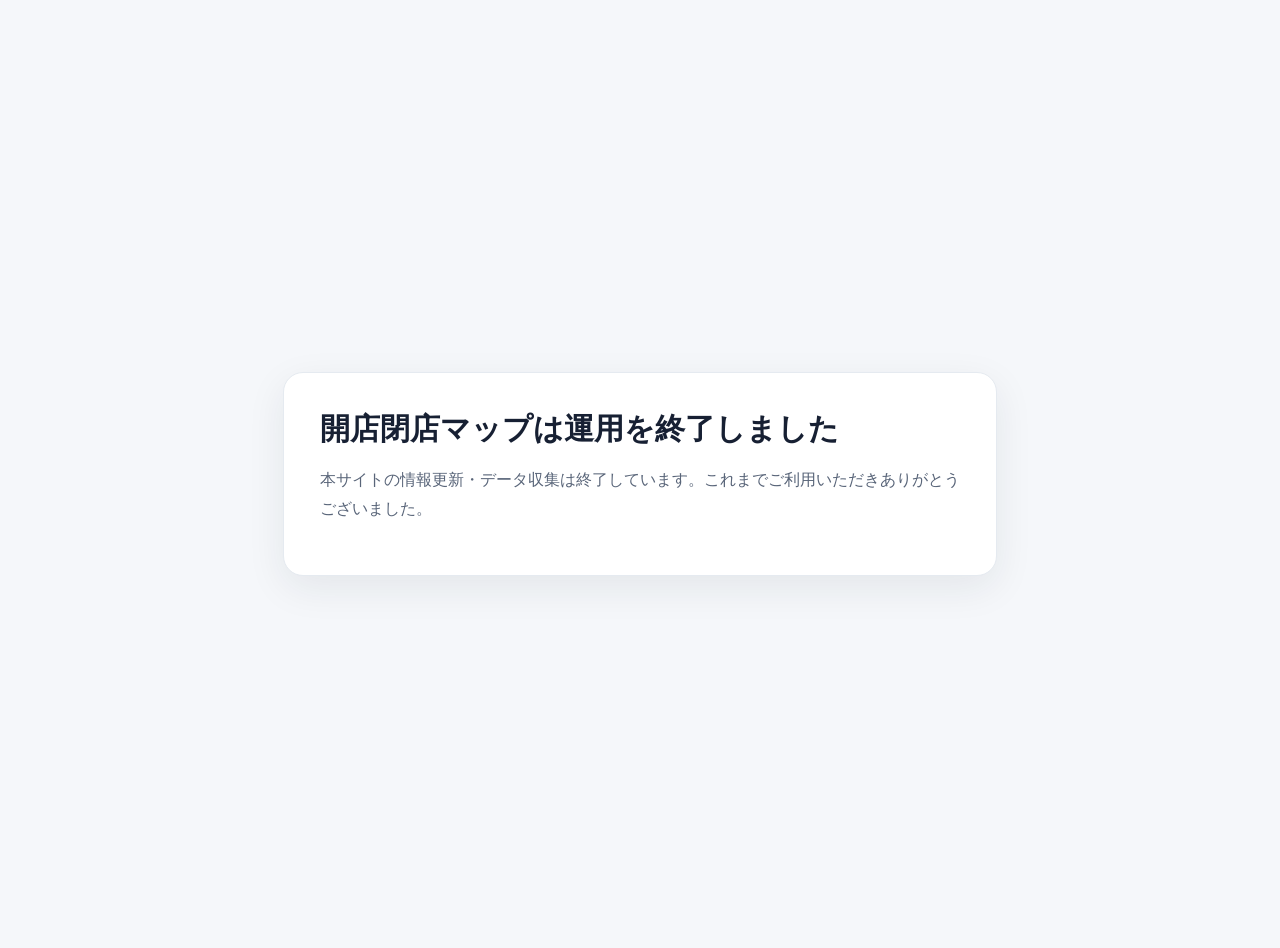
<file: index.html>
<!doctype html>
<html lang="ja">
<head>
  <meta charset="utf-8">
  <meta name="viewport" content="width=device-width,initial-scale=1">
  <meta name="robots" content="noindex,nofollow">
  <title>開店閉店マップ｜運用終了</title>
  <style>
    body{margin:0;background:#f5f7fa;color:#172033;font-family:-apple-system,BlinkMacSystemFont,"Hiragino Kaku Gothic ProN","Yu Gothic",Meiryo,sans-serif}
    main{min-height:100vh;display:grid;place-items:center;padding:24px}
    section{max-width:640px;background:#fff;border:1px solid #e5eaf0;border-radius:20px;padding:36px;box-shadow:0 12px 38px rgba(23,32,51,.08)}
    h1{margin:0 0 14px;font-size:30px}
    p{line-height:1.8;color:#596579}
  </style>
</head>
<body>
<main><section>
  <h1>開店閉店マップは運用を終了しました</h1>
  <p>本サイトの情報更新・データ収集は終了しています。これまでご利用いただきありがとうございました。</p>
</section></main>
</body>
</html>
</file>
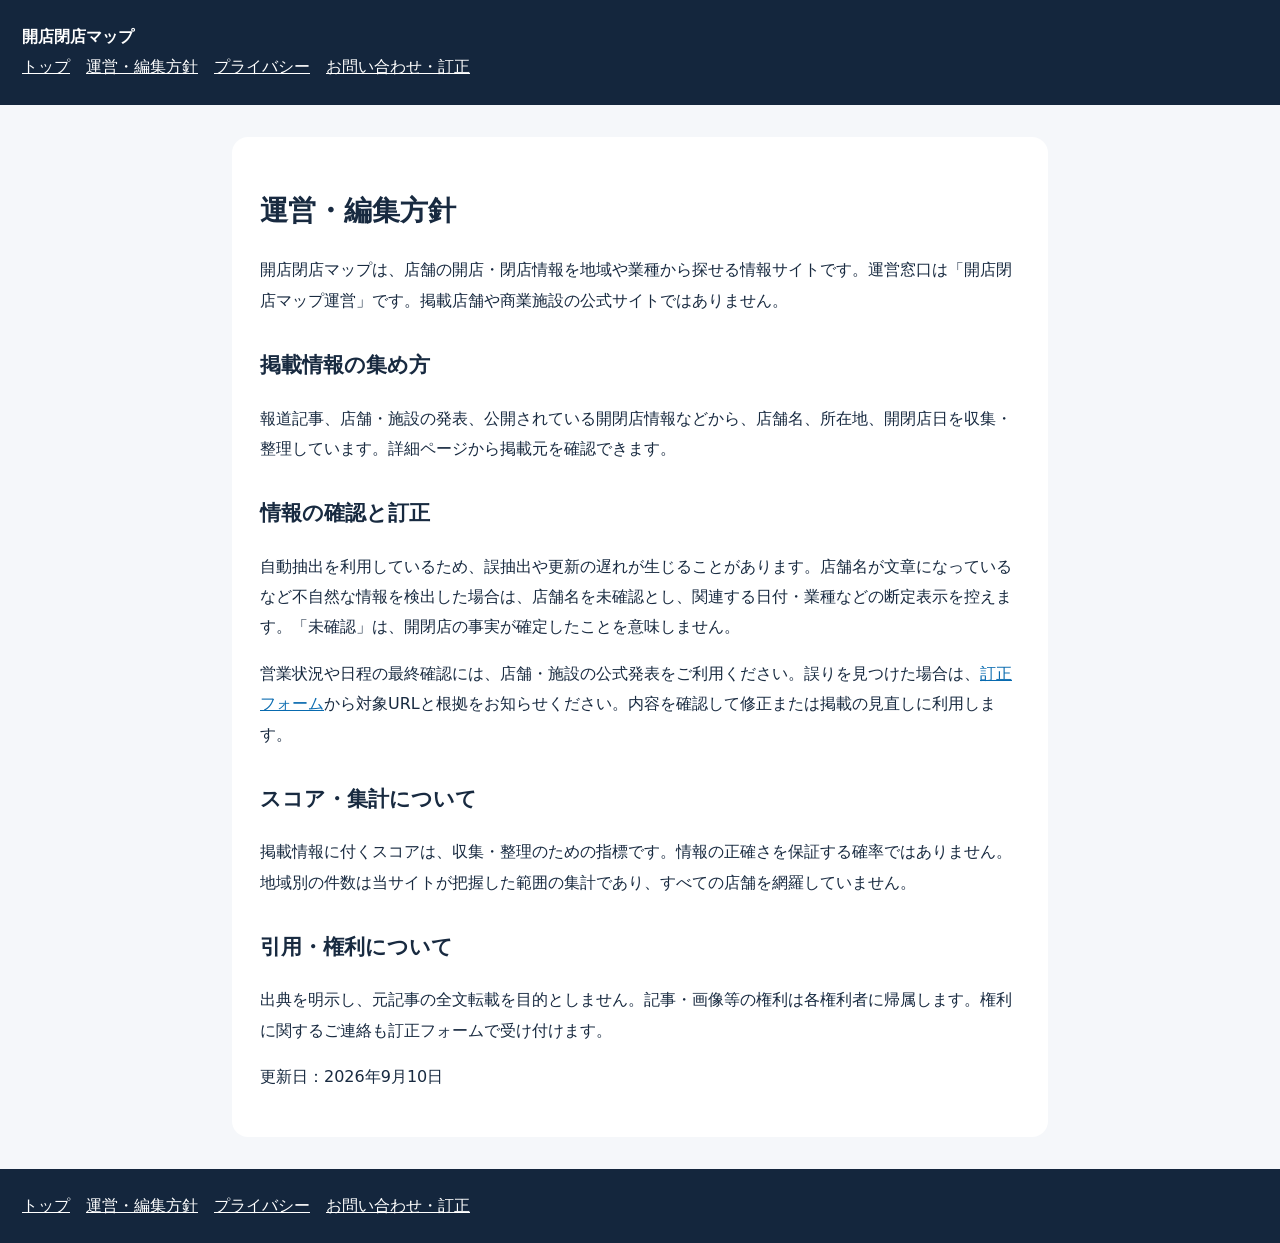
<file: about.html>
<!doctype html><html lang="ja"><head><meta charset="utf-8"><meta name="viewport" content="width=device-width,initial-scale=1"><title>運営・編集方針｜開店閉店マップ</title><link rel="canonical" href="https://open-close-map.onrender.com/about.html"><style>body{margin:0;background:#f5f7fa;color:#182a40;font:16px/1.9 system-ui,sans-serif}header,footer{padding:22px;background:#14263d;color:white}main{max-width:760px;margin:32px auto;padding:28px;background:white;border-radius:16px}a{color:#086aaf}header a,footer a{color:white}nav{display:flex;flex-wrap:wrap;gap:16px}h1{font-size:28px}h2{font-size:21px;margin-top:30px}label{display:block;margin:20px 0}input:not([type=checkbox]),textarea{box-sizing:border-box;width:100%;padding:12px;font:inherit;border:1px solid #9cabb9;border-radius:7px}button{background:#086aaf;color:white;border:0;border-radius:7px;padding:14px 24px;font:inherit;cursor:pointer}button:disabled{opacity:.5}#result{white-space:pre-wrap}.trap{position:absolute;left:-9999px}@media(max-width:800px){main{margin:16px;padding:20px}}</style>
<!-- Approved Open Close Map site icons -->
<link rel="icon" href="/favicon.ico" type="image/x-icon" sizes="16x16 32x32 48x48">
<link rel="icon" href="/favicon-96x96.png" type="image/png" sizes="96x96">
<link rel="apple-touch-icon" href="/apple-touch-icon.png" sizes="180x180">
</head><body><header><strong>開店閉店マップ</strong><nav><a href="/">トップ</a><a href="/about.html">運営・編集方針</a><a href="/privacy.html">プライバシー</a><a href="/contact.html">お問い合わせ・訂正</a></nav></header><main><h1>運営・編集方針</h1><p>開店閉店マップは、店舗の開店・閉店情報を地域や業種から探せる情報サイトです。運営窓口は「開店閉店マップ運営」です。掲載店舗や商業施設の公式サイトではありません。</p>
<h2>掲載情報の集め方</h2><p>報道記事、店舗・施設の発表、公開されている開閉店情報などから、店舗名、所在地、開閉店日を収集・整理しています。詳細ページから掲載元を確認できます。</p>
<h2>情報の確認と訂正</h2><p>自動抽出を利用しているため、誤抽出や更新の遅れが生じることがあります。店舗名が文章になっているなど不自然な情報を検出した場合は、店舗名を未確認とし、関連する日付・業種などの断定表示を控えます。「未確認」は、開閉店の事実が確定したことを意味しません。</p><p>営業状況や日程の最終確認には、店舗・施設の公式発表をご利用ください。誤りを見つけた場合は、<a href="/contact.html">訂正フォーム</a>から対象URLと根拠をお知らせください。内容を確認して修正または掲載の見直しに利用します。</p>
<h2>スコア・集計について</h2><p>掲載情報に付くスコアは、収集・整理のための指標です。情報の正確さを保証する確率ではありません。地域別の件数は当サイトが把握した範囲の集計であり、すべての店舗を網羅していません。</p>
<h2>引用・権利について</h2><p>出典を明示し、元記事の全文転載を目的としません。記事・画像等の権利は各権利者に帰属します。権利に関するご連絡も訂正フォームで受け付けます。</p><p>更新日：2026年9月10日</p></main><footer><nav><a href="/">トップ</a><a href="/about.html">運営・編集方針</a><a href="/privacy.html">プライバシー</a><a href="/contact.html">お問い合わせ・訂正</a></nav></footer></body></html>
</file>
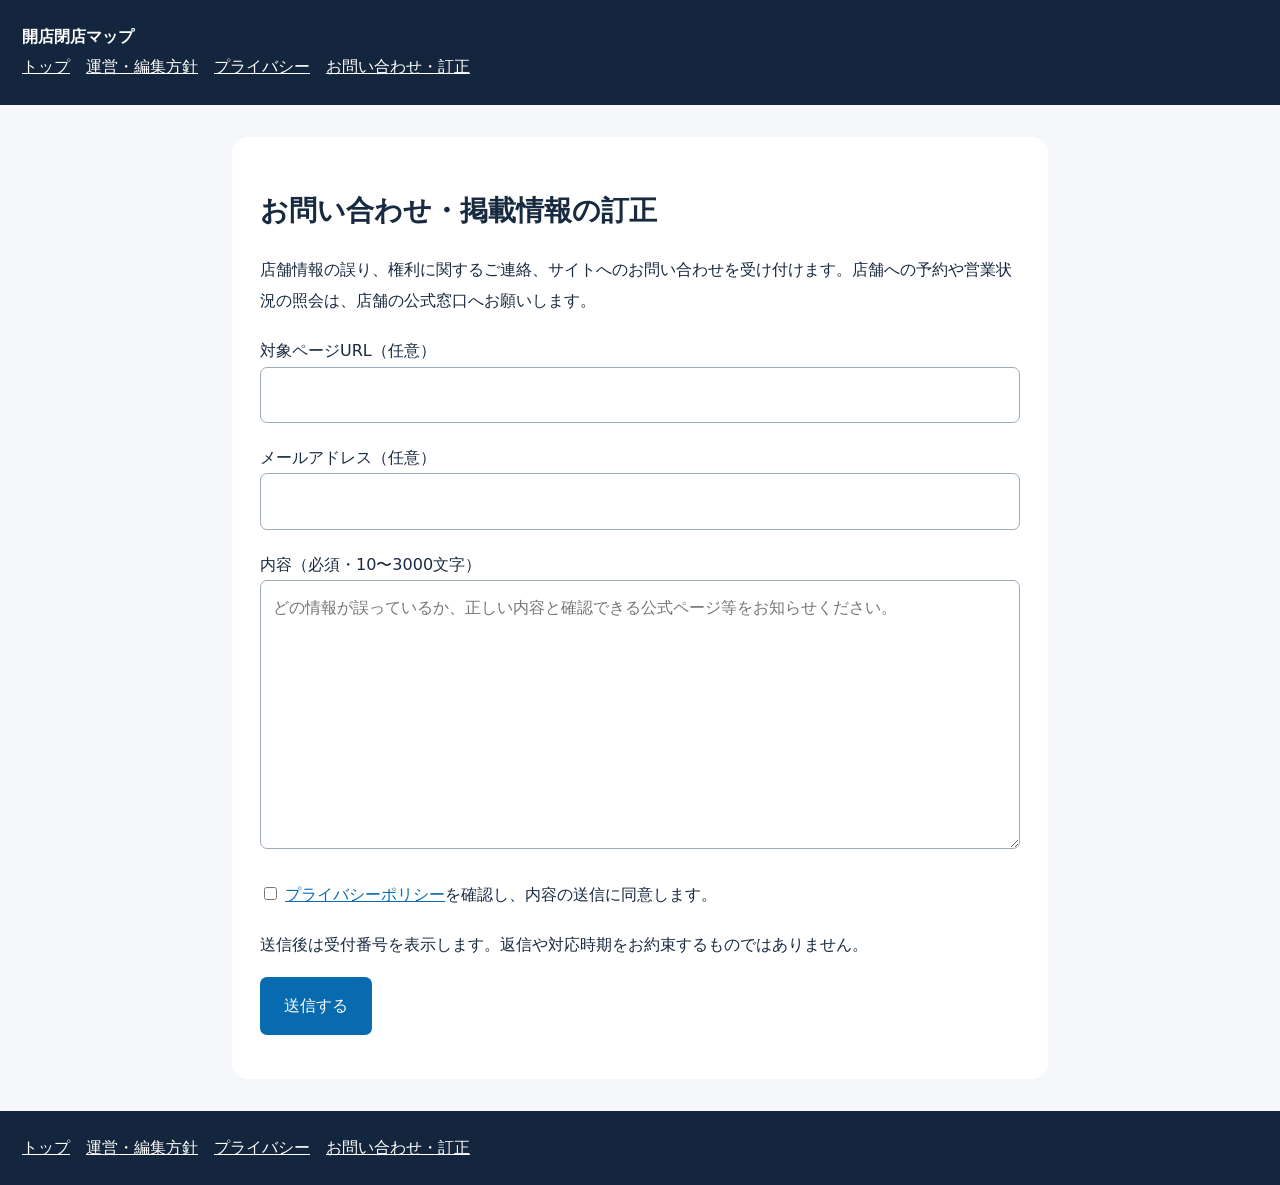
<file: contact.html>
<!doctype html><html lang="ja"><head><meta charset="utf-8"><meta name="viewport" content="width=device-width,initial-scale=1"><title>お問い合わせ・掲載情報の訂正｜開店閉店マップ</title><link rel="canonical" href="https://open-close-map.onrender.com/contact.html"><style>body{margin:0;background:#f5f7fa;color:#182a40;font:16px/1.9 system-ui,sans-serif}header,footer{padding:22px;background:#14263d;color:white}main{max-width:760px;margin:32px auto;padding:28px;background:white;border-radius:16px}a{color:#086aaf}header a,footer a{color:white}nav{display:flex;flex-wrap:wrap;gap:16px}h1{font-size:28px}h2{font-size:21px;margin-top:30px}label{display:block;margin:20px 0}input:not([type=checkbox]),textarea{box-sizing:border-box;width:100%;padding:12px;font:inherit;border:1px solid #9cabb9;border-radius:7px}button{background:#086aaf;color:white;border:0;border-radius:7px;padding:14px 24px;font:inherit;cursor:pointer}button:disabled{opacity:.5}#result{white-space:pre-wrap}.trap{position:absolute;left:-9999px}@media(max-width:800px){main{margin:16px;padding:20px}}</style>
<!-- Approved Open Close Map site icons -->
<link rel="icon" href="/favicon.ico" type="image/x-icon" sizes="16x16 32x32 48x48">
<link rel="icon" href="/favicon-96x96.png" type="image/png" sizes="96x96">
<link rel="apple-touch-icon" href="/apple-touch-icon.png" sizes="180x180">
</head><body><header><strong>開店閉店マップ</strong><nav><a href="/">トップ</a><a href="/about.html">運営・編集方針</a><a href="/privacy.html">プライバシー</a><a href="/contact.html">お問い合わせ・訂正</a></nav></header><main><h1>お問い合わせ・掲載情報の訂正</h1><p>店舗情報の誤り、権利に関するご連絡、サイトへのお問い合わせを受け付けます。店舗への予約や営業状況の照会は、店舗の公式窓口へお願いします。</p><form id="inquiry"><label>対象ページURL（任意）<input name="page_url" type="url" maxlength="1000"></label><label>メールアドレス（任意）<input name="email" type="email" maxlength="254" autocomplete="email"></label><label>内容（必須・10〜3000文字）<textarea name="message" rows="8" minlength="10" maxlength="3000" required placeholder="どの情報が誤っているか、正しい内容と確認できる公式ページ等をお知らせください。"></textarea></label><label class="trap" aria-hidden="true">この欄は空欄にしてください<input name="website" tabindex="-1" autocomplete="off"></label><label><input type="checkbox" name="consent" required> <a href="/privacy.html">プライバシーポリシー</a>を確認し、内容の送信に同意します。</label><p>送信後は受付番号を表示します。返信や対応時期をお約束するものではありません。</p><button type="submit">送信する</button><p id="result" role="status" aria-live="polite"></p></form></main><footer><nav><a href="/">トップ</a><a href="/about.html">運営・編集方針</a><a href="/privacy.html">プライバシー</a><a href="/contact.html">お問い合わせ・訂正</a></nav></footer><script>
const form=document.getElementById('inquiry'),result=document.getElementById('result');
form.addEventListener('submit',async event=>{event.preventDefault();const button=form.querySelector('button');button.disabled=true;result.textContent='送信中…';const data=Object.fromEntries(new FormData(form));data.consent=form.elements.consent.checked;try{const response=await fetch('https://buzz-now-1.onrender.com/open-close/api/inquiries',{method:'POST',headers:{'Content-Type':'application/json'},body:JSON.stringify(data),signal:AbortSignal.timeout(60000)});const payload=await response.json();if(!response.ok)throw new Error(typeof payload.detail==='string'?payload.detail:'送信できませんでした。');result.textContent='受け付けました。受付番号：'+payload.receipt;form.reset();}catch(error){result.textContent='受付完了を確認できませんでした。'+error.message+' 内容を控えて時間をおいてお試しください。';}finally{button.disabled=false;}});
</script></body></html>
</file>
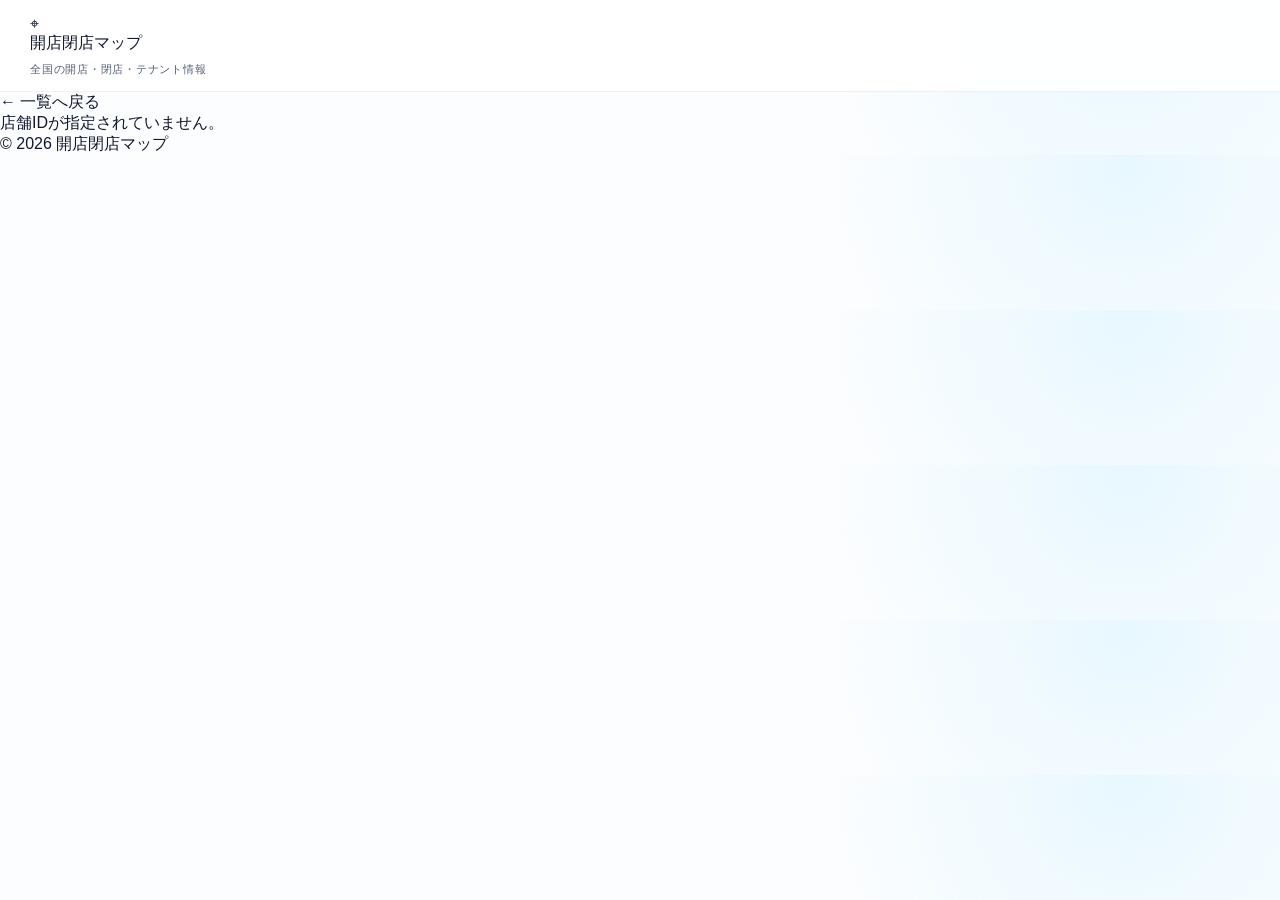
<file: detail.html>
<!doctype html>
<html lang="ja">
<head>
  <meta charset="utf-8">
  <meta name="viewport" content="width=device-width,initial-scale=1">
  <title>店舗詳細｜開店閉店マップ</title>
  <meta name="description" content="店舗の開店・閉店日、所在地、業種、情報元、周辺情報、テナント情報を確認できます。">
  <link rel="stylesheet" href="styles.css">

<!-- Approved Open Close Map site icons -->
<link rel="icon" href="/favicon.ico" type="image/x-icon" sizes="16x16 32x32 48x48">
<link rel="icon" href="/favicon-96x96.png" type="image/png" sizes="96x96">
<link rel="apple-touch-icon" href="/apple-touch-icon.png" sizes="180x180">
</head>
<body>
<header class="site-header">
  <a class="brand-wrap plain-link" href="index.html">
    <div class="logo-mark">⌖</div>
    <div><div class="brand">開店閉店マップ</div><div class="brand-sub">全国の開店・閉店・テナント情報</div></div>
  </a>
</header>
<main class="detail-container">
  <a class="back-link" href="index.html">← 一覧へ戻る</a>
  <div id="detailRoot" class="detail-loading">店舗情報を読み込んでいます...</div>
</main>
<footer>© 2026 開店閉店マップ</footer>
<script src="detail.js?v=shared-20260910"></script>
</body></html>
</file>
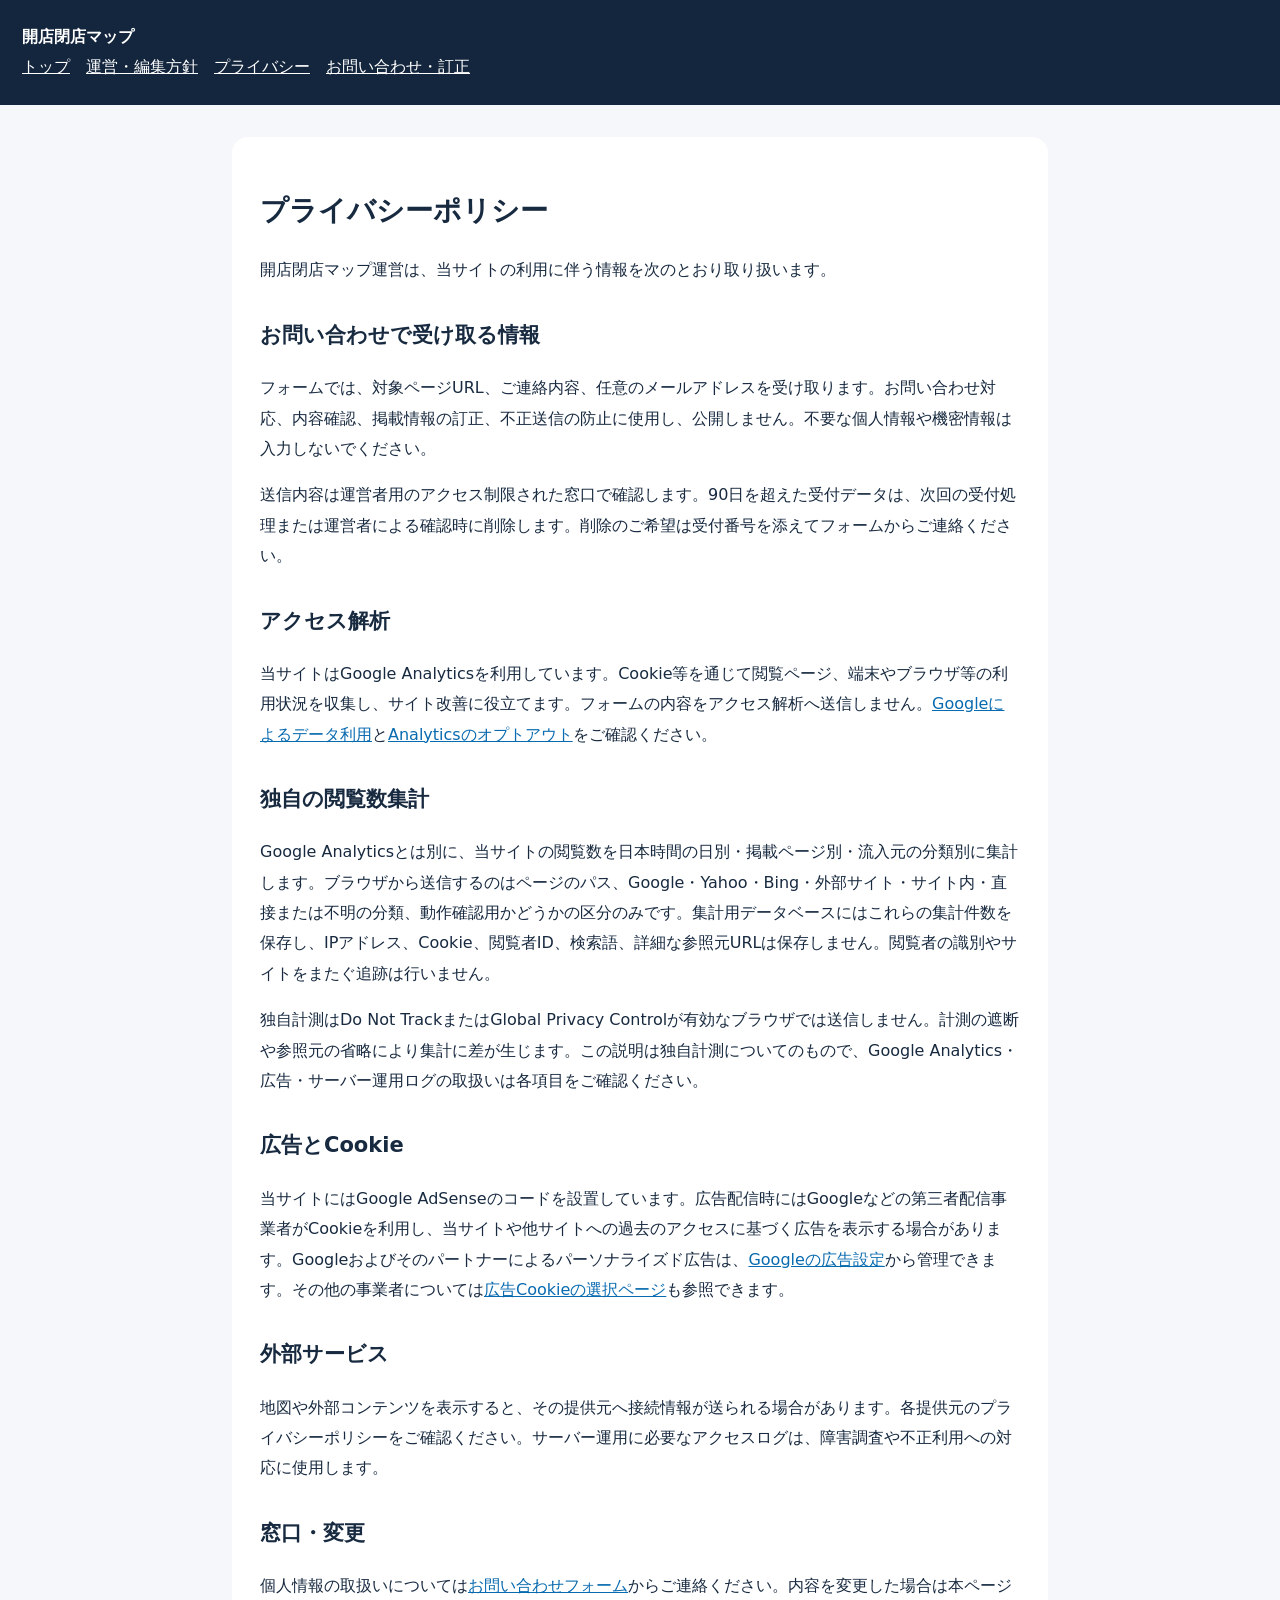
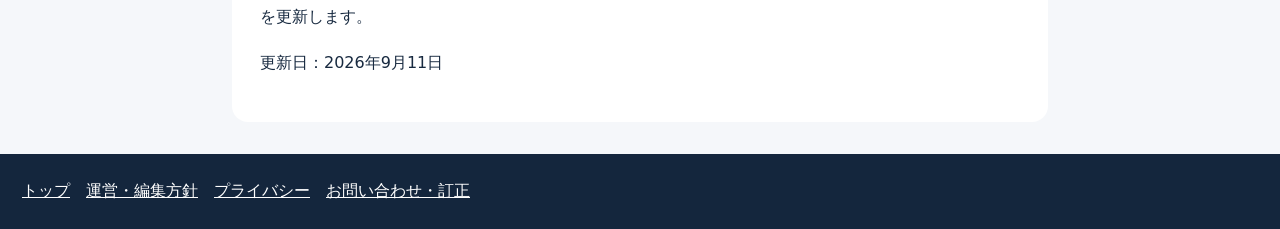
<file: privacy.html>
<!doctype html><html lang="ja"><head><meta charset="utf-8"><meta name="viewport" content="width=device-width,initial-scale=1"><title>プライバシーポリシー｜開店閉店マップ</title><link rel="canonical" href="https://open-close-map.onrender.com/privacy.html"><style>body{margin:0;background:#f5f7fa;color:#182a40;font:16px/1.9 system-ui,sans-serif}header,footer{padding:22px;background:#14263d;color:white}main{max-width:760px;margin:32px auto;padding:28px;background:white;border-radius:16px}a{color:#086aaf}header a,footer a{color:white}nav{display:flex;flex-wrap:wrap;gap:16px}h1{font-size:28px}h2{font-size:21px;margin-top:30px}label{display:block;margin:20px 0}input:not([type=checkbox]),textarea{box-sizing:border-box;width:100%;padding:12px;font:inherit;border:1px solid #9cabb9;border-radius:7px}button{background:#086aaf;color:white;border:0;border-radius:7px;padding:14px 24px;font:inherit;cursor:pointer}button:disabled{opacity:.5}#result{white-space:pre-wrap}.trap{position:absolute;left:-9999px}@media(max-width:800px){main{margin:16px;padding:20px}}</style>
<!-- Approved Open Close Map site icons -->
<link rel="icon" href="/favicon.ico" type="image/x-icon" sizes="16x16 32x32 48x48">
<link rel="icon" href="/favicon-96x96.png" type="image/png" sizes="96x96">
<link rel="apple-touch-icon" href="/apple-touch-icon.png" sizes="180x180">
</head><body><header><strong>開店閉店マップ</strong><nav><a href="/">トップ</a><a href="/about.html">運営・編集方針</a><a href="/privacy.html">プライバシー</a><a href="/contact.html">お問い合わせ・訂正</a></nav></header><main><h1>プライバシーポリシー</h1><p>開店閉店マップ運営は、当サイトの利用に伴う情報を次のとおり取り扱います。</p>
<h2>お問い合わせで受け取る情報</h2><p>フォームでは、対象ページURL、ご連絡内容、任意のメールアドレスを受け取ります。お問い合わせ対応、内容確認、掲載情報の訂正、不正送信の防止に使用し、公開しません。不要な個人情報や機密情報は入力しないでください。</p><p>送信内容は運営者用のアクセス制限された窓口で確認します。90日を超えた受付データは、次回の受付処理または運営者による確認時に削除します。削除のご希望は受付番号を添えてフォームからご連絡ください。</p>
<h2>アクセス解析</h2><p>当サイトはGoogle Analyticsを利用しています。Cookie等を通じて閲覧ページ、端末やブラウザ等の利用状況を収集し、サイト改善に役立てます。フォームの内容をアクセス解析へ送信しません。<a href="https://policies.google.com/technologies/partner-sites?hl=ja">Googleによるデータ利用</a>と<a href="https://tools.google.com/dlpage/gaoptout?hl=ja">Analyticsのオプトアウト</a>をご確認ください。</p>
<h2>独自の閲覧数集計</h2><p>Google Analyticsとは別に、当サイトの閲覧数を日本時間の日別・掲載ページ別・流入元の分類別に集計します。ブラウザから送信するのはページのパス、Google・Yahoo・Bing・外部サイト・サイト内・直接または不明の分類、動作確認用かどうかの区分のみです。集計用データベースにはこれらの集計件数を保存し、IPアドレス、Cookie、閲覧者ID、検索語、詳細な参照元URLは保存しません。閲覧者の識別やサイトをまたぐ追跡は行いません。</p><p>独自計測はDo Not TrackまたはGlobal Privacy Controlが有効なブラウザでは送信しません。計測の遮断や参照元の省略により集計に差が生じます。この説明は独自計測についてのもので、Google Analytics・広告・サーバー運用ログの取扱いは各項目をご確認ください。</p>
<h2>広告とCookie</h2><p>当サイトにはGoogle AdSenseのコードを設置しています。広告配信時にはGoogleなどの第三者配信事業者がCookieを利用し、当サイトや他サイトへの過去のアクセスに基づく広告を表示する場合があります。Googleおよびそのパートナーによるパーソナライズド広告は、<a href="https://myadcenter.google.com/">Googleの広告設定</a>から管理できます。その他の事業者については<a href="https://www.aboutads.info/choices/">広告Cookieの選択ページ</a>も参照できます。</p>
<h2>外部サービス</h2><p>地図や外部コンテンツを表示すると、その提供元へ接続情報が送られる場合があります。各提供元のプライバシーポリシーをご確認ください。サーバー運用に必要なアクセスログは、障害調査や不正利用への対応に使用します。</p>
<h2>窓口・変更</h2><p>個人情報の取扱いについては<a href="/contact.html">お問い合わせフォーム</a>からご連絡ください。内容を変更した場合は本ページを更新します。</p><p>更新日：2026年9月11日</p></main><footer><nav><a href="/">トップ</a><a href="/about.html">運営・編集方針</a><a href="/privacy.html">プライバシー</a><a href="/contact.html">お問い合わせ・訂正</a></nav></footer><script src="/first-party-pv.js?v=20260911" defer></script></body></html>
</file>
<file: styles.css>
*{box-sizing:border-box}
:root{
  --ink:#11182f;
  --muted:#657187;
  --line:#e6edf5;
  --blue:#2f80ed;
  --sky:#eefdff;
  --green:#35b458;
  --green-soft:#e9f9ee;
  --pink:#ff5278;
  --pink-soft:#fff0f4;
  --orange:#f6a938;
  --shadow:0 18px 50px rgba(42,79,118,.10);
}
html{scroll-behavior:smooth}
body{
  margin:0;
  color:var(--ink);
  background:
    radial-gradient(circle at 88% 4%,rgba(170,232,255,.24),transparent 26%),
    #fbfdff;
  font-family:-apple-system,BlinkMacSystemFont,"Hiragino Kaku Gothic ProN","Yu Gothic",Meiryo,sans-serif;
  -webkit-font-smoothing:antialiased;
}
button,input{font:inherit}
button{cursor:pointer}
a{color:inherit;text-decoration:none}

.site-header{
  height:92px;
  padding:0 max(30px,calc((100vw - 1440px)/2));
  display:flex;
  align-items:center;
  justify-content:space-between;
  gap:38px;
  position:relative;
  z-index:30;
  background:rgba(255,255,255,.93);
  backdrop-filter:blur(16px);
  border-bottom:1px solid rgba(230,237,245,.72);
}
.brand-wrap{display:block;min-width:330px}
.brand-logo{
  display:flex;
  align-items:center;
  gap:1px;
  font-size:31px;
  line-height:1;
  font-weight:900;
  letter-spacing:-1.8px;
  white-space:nowrap;
}
.brand-open,.brand-close{
  width:35px;height:35px;
  border-radius:50% 50% 50% 12px;
  display:inline-grid;
  place-items:center;
  transform:rotate(-45deg);
  color:#fff;
  font-size:22px;
  margin-right:-1px;
  box-shadow:0 6px 14px rgba(0,0,0,.08);
}
.brand-open{background:linear-gradient(145deg,#63ca64,#2ca951)}
.brand-close{background:linear-gradient(145deg,#ff7692,#f63b67)}
.brand-open::first-letter,.brand-close::first-letter{transform:rotate(45deg)}
.brand-map{margin-left:5px}
.brand-sub{margin-top:8px;font-size:11px;letter-spacing:.07em;color:#536078}

.main-nav{
  display:flex;
  align-items:center;
  justify-content:flex-end;
  gap:26px;
  flex:1;
}
.main-nav a{
  display:flex;
  flex-direction:column;
  align-items:center;
  gap:5px;
  min-width:76px;
  font-size:11px;
  font-weight:800;
  color:#26334c;
  position:relative;
  padding:10px 0;
}
.main-nav a::after{
  content:"";
  position:absolute;
  left:18px;right:18px;bottom:2px;
  height:2px;border-radius:2px;
  background:transparent;
}
.main-nav a:hover,.main-nav a.active{color:var(--blue)}
.main-nav a.active::after{background:var(--blue)}
.nav-icon{font-size:22px;line-height:1;color:inherit}

.hero-shell{
  max-width:1460px;
  margin:0 auto;
  padding:44px 30px 0;
}
.hero-main{
  min-height:590px;
  display:grid;
  grid-template-columns:minmax(360px,.72fr) minmax(620px,1.55fr);
  gap:20px;
  align-items:center;
  background:linear-gradient(120deg,#fff 0%,#fff 28%,#f0fbff 72%,#e7f9ff 100%);
  border-radius:34px;
  overflow:hidden;
  box-shadow:var(--shadow);
  border:1px solid #edf3f8;
  position:relative;
}
.hero-main::before{
  content:"";
  position:absolute;
  width:360px;height:360px;border-radius:50%;
  left:-170px;bottom:-220px;
  background:#eef9ff;
}
.hero-copy{
  padding:60px 18px 66px 54px;
  position:relative;
  z-index:5;
}
.eyebrow{
  display:inline-flex;
  align-items:center;
  gap:7px;
  color:#2f80ed;
  font-size:11px;
  font-weight:900;
  letter-spacing:.16em;
  margin-bottom:18px;
}
.eyebrow::before{
  content:"";
  width:18px;height:6px;
  border-radius:99px;
  background:linear-gradient(90deg,var(--green) 50%,var(--pink) 50%);
}
.hero-copy h1{
  margin:0;
  font-size:clamp(46px,5vw,76px);
  line-height:1.04;
  letter-spacing:-.055em;
  font-weight:900;
}
.hero-copy p{
  margin:22px 0 24px;
  color:#36435c;
  font-size:17px;
  font-weight:700;
  line-height:1.8;
  letter-spacing:.02em;
}
.search-box{
  width:min(100%,520px);
  display:grid;
  grid-template-columns:38px 1fr 104px;
  align-items:center;
  height:64px;
  background:#fff;
  border:1px solid #cfe0f0;
  border-radius:999px;
  padding:5px 6px 5px 16px;
  box-shadow:0 12px 30px rgba(69,118,163,.10);
}
.search-icon{font-size:28px;color:#7887a0;transform:rotate(-12deg)}
.search-box input{
  width:100%;
  border:0;
  outline:0;
  background:transparent;
  color:var(--ink);
  font-size:14px;
  min-width:0;
}
.search-box input::placeholder{color:#8996aa}
.search-box button{
  height:52px;
  border:0;
  border-radius:999px;
  background:linear-gradient(135deg,#3d93f5,#2676df);
  color:#fff;
  font-weight:900;
  box-shadow:0 8px 20px rgba(47,128,237,.23);
}
.hero-shortcuts{
  margin-top:18px;
  display:flex;
  gap:9px;
  flex-wrap:wrap;
}
.shortcut{
  border:0;
  border-radius:999px;
  padding:9px 13px 9px 9px;
  display:flex;
  align-items:center;
  gap:7px;
  background:#fff;
  color:#4d5a70;
  font-size:11px;
  font-weight:800;
  box-shadow:0 8px 18px rgba(68,90,110,.06);
}
.shortcut span{
  padding:5px 8px;
  border-radius:999px;
  color:#fff;
  font-size:9px;
  letter-spacing:.03em;
}
.shortcut.open span{background:var(--green)}
.shortcut.close span{background:var(--pink)}

.hero-map{
  align-self:stretch;
  min-height:590px;
  position:relative;
  overflow:hidden;
  background:#dff6ff;
}
.hero-map>img{
  width:100%;
  height:100%;
  object-fit:cover;
  object-position:center;
  display:block;
  transform:scale(1.05);
}
.hero-map::before{
  content:"";
  position:absolute;
  inset:0 auto 0 0;
  width:110px;
  z-index:2;
  background:linear-gradient(90deg,#f8fdff 0%,rgba(248,253,255,.78) 28%,transparent 100%);
  pointer-events:none;
}
.map-glow{
  position:absolute;inset:auto -80px -90px auto;
  width:310px;height:310px;border-radius:50%;
  background:rgba(255,255,255,.44);
  filter:blur(14px);
}
.hero-latest-card{
  position:absolute;
  z-index:5;
  right:24px;
  bottom:24px;
  width:min(480px,62%);
  background:rgba(255,255,255,.94);
  backdrop-filter:blur(13px);
  border:1px solid rgba(255,255,255,.78);
  border-radius:18px;
  padding:16px 18px 13px;
  box-shadow:0 18px 45px rgba(48,93,124,.16);
}
.hero-latest-head{
  display:flex;
  align-items:center;
  justify-content:space-between;
  gap:15px;
  margin-bottom:8px;
}
.hero-latest-head strong{font-size:13px}
.hero-latest-head a{font-size:10px;color:var(--blue);font-weight:900}
.hero-latest-list{display:grid}
.hero-mini-row{
  display:grid;
  grid-template-columns:54px minmax(0,1fr) auto;
  align-items:center;
  gap:9px;
  min-height:34px;
  border-top:1px solid #eef2f6;
  font-size:10px;
}
.hero-mini-row:first-child{border-top:0}
.hero-mini-status{
  text-align:center;
  padding:4px 5px;
  border-radius:999px;
  color:#fff;
  font-size:8px;
  font-weight:900;
}
.hero-mini-status.opening,.hero-mini-status.open{background:var(--green)}
.hero-mini-status.closing,.hero-mini-status.closed{background:var(--pink)}
.hero-mini-status.tenant{background:var(--orange)}
.hero-mini-name{
  overflow:hidden;
  white-space:nowrap;
  text-overflow:ellipsis;
  font-weight:800;
}
.hero-mini-date{color:#8490a2;white-space:nowrap}
.mini-loading{font-size:11px;color:#8b96a7;padding:12px 0}

.hero-stats{
  max-width:1280px;
  margin:-18px auto 0;
  display:grid;
  grid-template-columns:1.2fr .8fr .8fr;
  gap:14px;
  position:relative;
  z-index:10;
  padding:0 18px;
}
.hero-stat{
  min-height:112px;
  background:#fff;
  border:1px solid #eaf0f5;
  border-radius:20px;
  box-shadow:0 15px 40px rgba(55,86,110,.10);
  display:flex;
  align-items:center;
  gap:20px;
  padding:20px 24px;
}
.stat-icon{
  width:64px;height:64px;border-radius:50%;
  display:grid;place-items:center;
  font-size:28px;font-weight:900;
  background:var(--green-soft);color:var(--green)
}
.hero-stat.close .stat-icon{background:var(--pink-soft);color:var(--pink)}
.hero-stat.total .stat-icon{background:#edf8ff;color:#3494df;border-radius:18px}
.hero-stat span{display:block;font-size:12px;font-weight:900;color:#39465d;margin-bottom:5px}
.hero-stat strong{font-size:35px;line-height:1;letter-spacing:-.04em}
.hero-stat small{font-size:12px;margin-left:5px;color:#58657a;font-weight:800}
.hero-stat.open strong{color:#249f48}
.hero-stat.close strong{color:#ef4468}

.micro-stats{
  display:flex;
  align-items:center;
  justify-content:center;
  gap:12px;
  margin:15px 0 0;
  font-size:11px;
  color:#738095;
}
.micro-stats strong{color:#26334b}
.micro-stats i{width:3px;height:3px;border-radius:50%;background:#bbc5d0}

.finder-wrap,.national-insights,.latest-section{
  max-width:1240px;
  margin:74px auto 0;
  padding:0 24px;
}
.section-intro{text-align:center;margin-bottom:25px}
.section-intro>span,.section-label{
  color:#4192e7;
  font-size:10px;
  font-weight:900;
  letter-spacing:.17em;
}
.section-intro h2{
  margin:8px 0 7px;
  font-size:30px;
  letter-spacing:-.035em;
}
.section-intro p{margin:0;color:#7a8799;font-size:12px}

.finder-grid{
  display:grid;
  grid-template-columns:1fr 1fr;
  gap:18px;
}
.finder-card,.national-panel{
  background:#fff;
  border:1px solid #e7eef5;
  border-radius:24px;
  box-shadow:0 14px 40px rgba(56,83,107,.07);
}
.finder-card{padding:25px}
.finder-card-head{
  display:flex;align-items:center;justify-content:space-between;
  margin-bottom:18px;
}
.finder-card h3{font-size:21px;margin:5px 0 0}
.finder-icon{
  width:46px;height:46px;border-radius:15px;
  display:grid;place-items:center;
  font-size:22px;font-weight:900;
}
.finder-icon.green{color:var(--green);background:var(--green-soft)}
.finder-icon.blue{color:#3d86df;background:#eaf5ff}
.area-grid,.category-grid{
  display:grid;
  grid-template-columns:repeat(3,1fr);
  gap:9px;
}
.area-grid button,.category-grid button{
  min-height:51px;
  border:1px solid #e6edf3;
  border-radius:13px;
  background:#fbfdff;
  color:#2f3b50;
  font-size:12px;
  font-weight:800;
  transition:.16s ease;
}
.area-grid button{
  display:flex;align-items:center;justify-content:space-between;
  padding:0 13px;
}
.area-grid button b{font-size:13px;color:#9aabba}
.area-grid button:hover,.category-grid button:hover{
  transform:translateY(-2px);
  border-color:#b8d8f5;
  background:#f2faff;
  box-shadow:0 8px 20px rgba(60,112,153,.08);
}
.category-grid button small{font-size:9px;color:#95a1b2;margin-left:4px}
.finder-note{margin:12px 2px 0;color:#9aa5b4;font-size:10px}

.national-panel{padding:28px}
.national-head{
  display:flex;justify-content:space-between;align-items:flex-start;gap:18px;
  margin-bottom:15px
}
.national-head h2{font-size:26px;margin:6px 0 5px;letter-spacing:-.03em}
.national-head p{margin:0;color:#7b8798;font-size:11px}
.national-trend-badge{
  border-radius:999px;
  padding:8px 12px;
  background:#eef8ff;
  color:#2d7fc8;
  font-size:10px;
  font-weight:900;
}
.national-kpis{
  display:flex;gap:10px;flex-wrap:wrap;margin:0 0 15px
}
.national-kpis span{
  padding:7px 11px;border-radius:999px;
  background:#f4f7fa;color:#6e7b8d;font-size:10px;font-weight:800
}
.national-kpis span.open{background:var(--green-soft);color:#298f47}
.national-kpis span.close{background:var(--pink-soft);color:#d94363}
.national-kpis strong{margin-left:4px;font-size:12px}
.national-grid{
  display:grid;
  grid-template-columns:minmax(0,1.7fr) minmax(245px,.72fr);
  gap:18px;
}
.national-chart-wrap{
  min-height:260px;
  border:1px solid #e8eef4;
  border-radius:18px;
  background:linear-gradient(180deg,#fafdff,#f7fbfe);
  padding:13px;
}
.national-svg{display:block;width:100%;height:auto}
.nat-grid{stroke:#e5edf4;stroke-width:1}
.nat-axis{fill:#93a0b1;font-size:9px}
.nat-open-bar{fill:#45be63;opacity:.25}
.nat-close-bar{fill:#ff5d7d;opacity:.24}
.nat-open-line{fill:none;stroke:#36ad57;stroke-width:3;stroke-linecap:round;stroke-linejoin:round}
.nat-close-line{fill:none;stroke:#f04c6e;stroke-width:3;stroke-linecap:round;stroke-linejoin:round}
.nat-open-dot{fill:#36ad57;stroke:#fff;stroke-width:2}
.nat-close-dot{fill:#f04c6e;stroke:#fff;stroke-width:2}
.national-legend{display:flex;gap:14px;margin-top:7px;color:#8490a2;font-size:9px}
.national-legend i{width:7px;height:7px;border-radius:50%;display:inline-block;margin-right:4px}
.national-legend .open{background:var(--green)}
.national-legend .close{background:var(--pink)}
.national-categories h3{font-size:13px;margin:4px 0 10px}
.national-cat-list{display:grid;gap:7px}
.national-cat-row{
  display:flex;align-items:center;justify-content:space-between;gap:10px;
  min-height:39px;padding:0 11px;
  border:1px solid #e8eef4;border-radius:12px;background:#fbfdff;
  font-size:10px;font-weight:800
}
.national-cat-row span{overflow:hidden;white-space:nowrap;text-overflow:ellipsis}
.national-cat-row strong.up{color:#25a74c}
.national-cat-row strong.down{color:#ea4967}
.national-cat-row strong.flat{color:#7e8998}
.national-note{margin-top:11px;color:#9ba5b2;font-size:9px;line-height:1.7}

.latest-section{margin-bottom:80px}
.latest-head{
  display:flex;align-items:flex-end;justify-content:space-between;gap:20px;
  margin-bottom:22px;
}
.latest-head h2{font-size:27px;margin:6px 0 0;letter-spacing:-.03em}
.status-tabs{
  display:flex;gap:5px;padding:5px;border-radius:999px;background:#f0f4f8
}
.status-tab{
  min-width:74px;border:0;border-radius:999px;
  padding:9px 15px;background:transparent;
  color:#718095;font-size:10px;font-weight:900
}
.status-tab.active{background:#263651;color:#fff;box-shadow:0 5px 13px rgba(31,48,74,.15)}
.status-tab.opening:not(.active){color:#279f4b}
.status-tab.closing:not(.active){color:#df4465}
.status-tab.active.opening{background:var(--green)}
.status-tab.active.closing{background:var(--pink)}

.store-grid{display:grid;grid-template-columns:repeat(2,1fr);gap:13px}
.store-card{
  min-height:112px;
  display:grid;
  grid-template-columns:58px minmax(0,1fr) auto;
  align-items:center;
  gap:16px;
  background:#fff;
  border:1px solid #e7edf3;
  border-radius:18px;
  padding:17px 18px;
  box-shadow:0 9px 24px rgba(50,76,99,.055);
  transition:.17s ease;
  cursor:pointer;
}
.store-card:hover{
  transform:translateY(-2px);
  border-color:#cde1f1;
  box-shadow:0 15px 34px rgba(55,89,116,.10)
}
.status-orb{
  width:58px;height:58px;border-radius:50% 50% 50% 16px;
  display:grid;place-items:center;
  transform:rotate(-45deg);
  color:#fff;
  box-shadow:0 8px 18px rgba(45,90,70,.10)
}
.status-orb>span{transform:rotate(45deg);font-size:24px}
.status-orb.opening,.status-orb.open{background:linear-gradient(145deg,#58ca69,#27a64b)}
.status-orb.closing,.status-orb.closed{background:linear-gradient(145deg,#ff7390,#f23e64)}
.status-orb.tenant{background:linear-gradient(145deg,#ffc15c,#ed9a21)}
.store-body{min-width:0}
.store-topline{
  display:flex;align-items:center;gap:7px;margin-bottom:6px
}
.badge{
  display:inline-flex;align-items:center;
  padding:4px 8px;border-radius:999px;
  font-size:8px;font-weight:900;color:#fff
}
.badge.opening,.badge.open{background:var(--green)}
.badge.closing,.badge.closed{background:var(--pink)}
.badge.tenant{background:var(--orange)}
.store-name{
  font-size:14px;font-weight:900;
  overflow:hidden;white-space:nowrap;text-overflow:ellipsis
}
.store-meta{font-size:10px;color:#788497;line-height:1.6}
.store-tags{display:flex;gap:5px;margin-top:5px;flex-wrap:wrap}
.store-tag{
  padding:3px 7px;border-radius:999px;
  background:#f2f6f9;color:#718095;font-size:8px;font-weight:800
}
.store-date{
  color:#8894a5;font-size:9px;white-space:nowrap;text-align:right
}
.empty{
  grid-column:1/-1;
  padding:24px;
  border-radius:16px;
  background:#f7fafc;
  color:#8490a2;
  font-size:11px;
  text-align:center
}

.site-footer{
  min-height:120px;
  padding:30px max(30px,calc((100vw - 1200px)/2));
  display:flex;align-items:center;justify-content:space-between;
  background:
    radial-gradient(circle at 15% 100%,#dff5e6 0 8%,transparent 9%),
    radial-gradient(circle at 28% 100%,#e7f4ff 0 10%,transparent 11%),
    linear-gradient(180deg,#f9fcff,#eef8ff);
  color:#738095;
  border-top:1px solid #e8eff5
}
.site-footer div{display:flex;flex-direction:column;gap:5px}
.site-footer strong{color:#26334b;font-size:17px}
.site-footer span,.site-footer small{font-size:9px}

@media(max-width:1100px){
  .site-header{height:auto;padding:17px 24px;align-items:flex-start}
  .brand-wrap{min-width:260px}
  .brand-logo{font-size:27px}
  .main-nav{gap:12px}
  .main-nav a{min-width:58px;font-size:9px}
  .nav-icon{font-size:18px}
  .hero-main{grid-template-columns:.78fr 1.22fr}
  .hero-copy{padding-left:38px}
  .hero-latest-card{width:70%}
}

@media(max-width:850px){
  .site-header{display:block}
  .brand-wrap{min-width:0}
  .main-nav{
    margin-top:14px;
    justify-content:flex-start;
    overflow-x:auto;
    padding-bottom:2px
  }
  .main-nav a{flex:0 0 auto}
  .hero-shell{padding:22px 14px 0}
  .hero-main{
    display:block;
    min-height:0;
    border-radius:25px;
  }
  .hero-copy{padding:38px 26px 28px}
  .hero-copy h1{font-size:54px}
  .hero-copy p{font-size:14px}
  .hero-map{min-height:430px}
  .hero-map::before{display:none}
  .hero-latest-card{right:14px;bottom:14px;width:70%}
  .hero-stats{grid-template-columns:1fr 1fr;margin-top:13px}
  .hero-stat.total{grid-column:1/-1}
  .finder-grid,.national-grid{grid-template-columns:1fr}
  .finder-wrap,.national-insights,.latest-section{margin-top:55px;padding:0 15px}
  .store-grid{grid-template-columns:1fr}
}

@media(max-width:560px){
  .site-header{padding:14px 16px}
  .brand-logo{font-size:24px}
  .brand-open,.brand-close{width:29px;height:29px;font-size:18px}
  .brand-sub{font-size:9px}
  .main-nav{gap:8px}
  .main-nav a{min-width:56px}
  .hero-copy{padding:32px 20px 24px}
  .hero-copy h1{font-size:45px}
  .desktop-br{display:none}
  .search-box{height:56px;grid-template-columns:31px 1fr 76px;padding-left:13px}
  .search-box button{height:46px}
  .search-box input{font-size:12px}
  .hero-map{min-height:350px}
  .hero-map>img{object-position:58% center}
  .hero-latest-card{
    left:12px;right:12px;bottom:12px;width:auto;
    padding:12px 13px 10px
  }
  .hero-latest-head strong{font-size:11px}
  .hero-mini-row{grid-template-columns:48px minmax(0,1fr)}
  .hero-mini-date{display:none}
  .hero-stats{padding:0;grid-template-columns:1fr;margin-top:11px}
  .hero-stat.total{grid-column:auto}
  .hero-stat{min-height:88px;padding:15px 18px}
  .stat-icon{width:50px;height:50px}
  .hero-stat strong{font-size:29px}
  .area-grid,.category-grid{grid-template-columns:1fr 1fr}
  .national-panel,.finder-card{padding:20px}
  .national-head,.latest-head{display:block}
  .national-trend-badge{display:inline-block;margin-top:12px}
  .status-tabs{margin-top:13px;width:100%}
  .status-tab{flex:1;min-width:0}
  .store-card{grid-template-columns:48px minmax(0,1fr)}
  .status-orb{width:48px;height:48px}
  .store-date{display:none}
  .site-footer{display:block;padding:25px 18px}
  .site-footer small{display:block;margin-top:14px}
}
</file>
